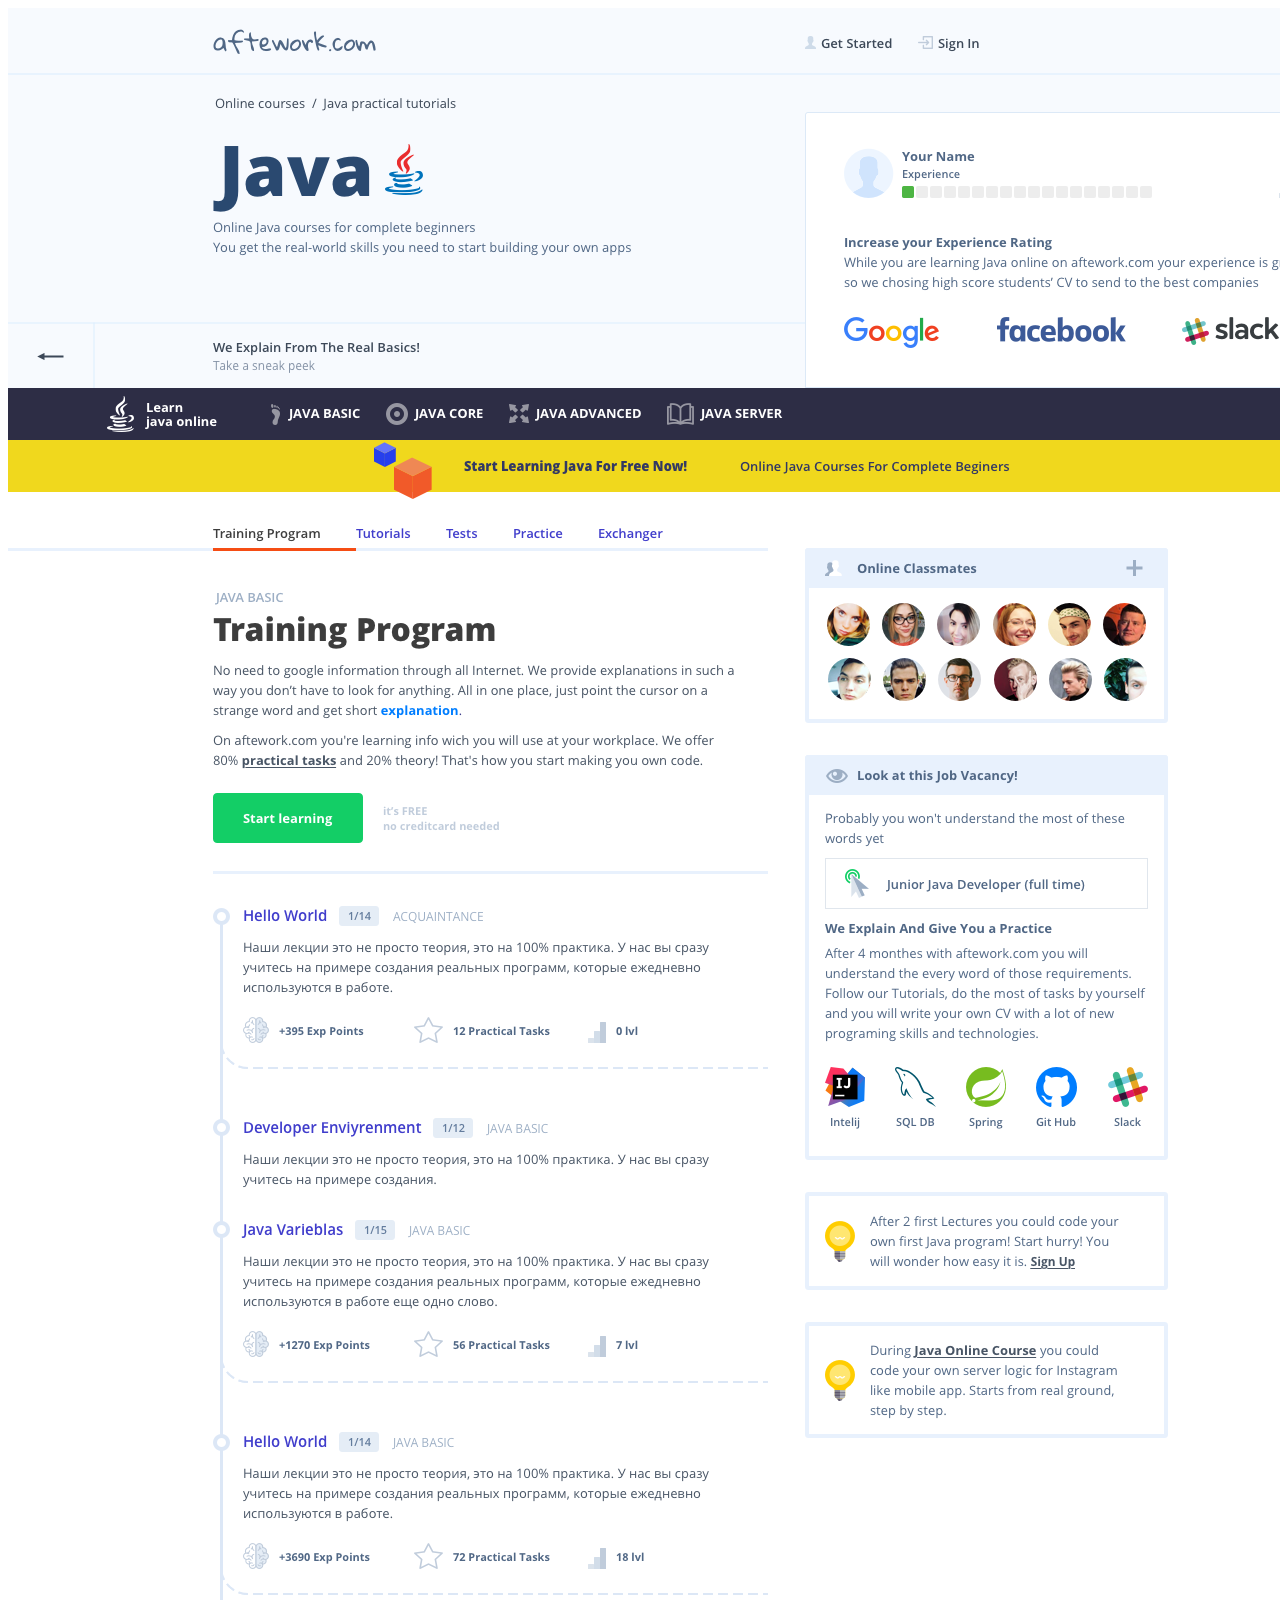
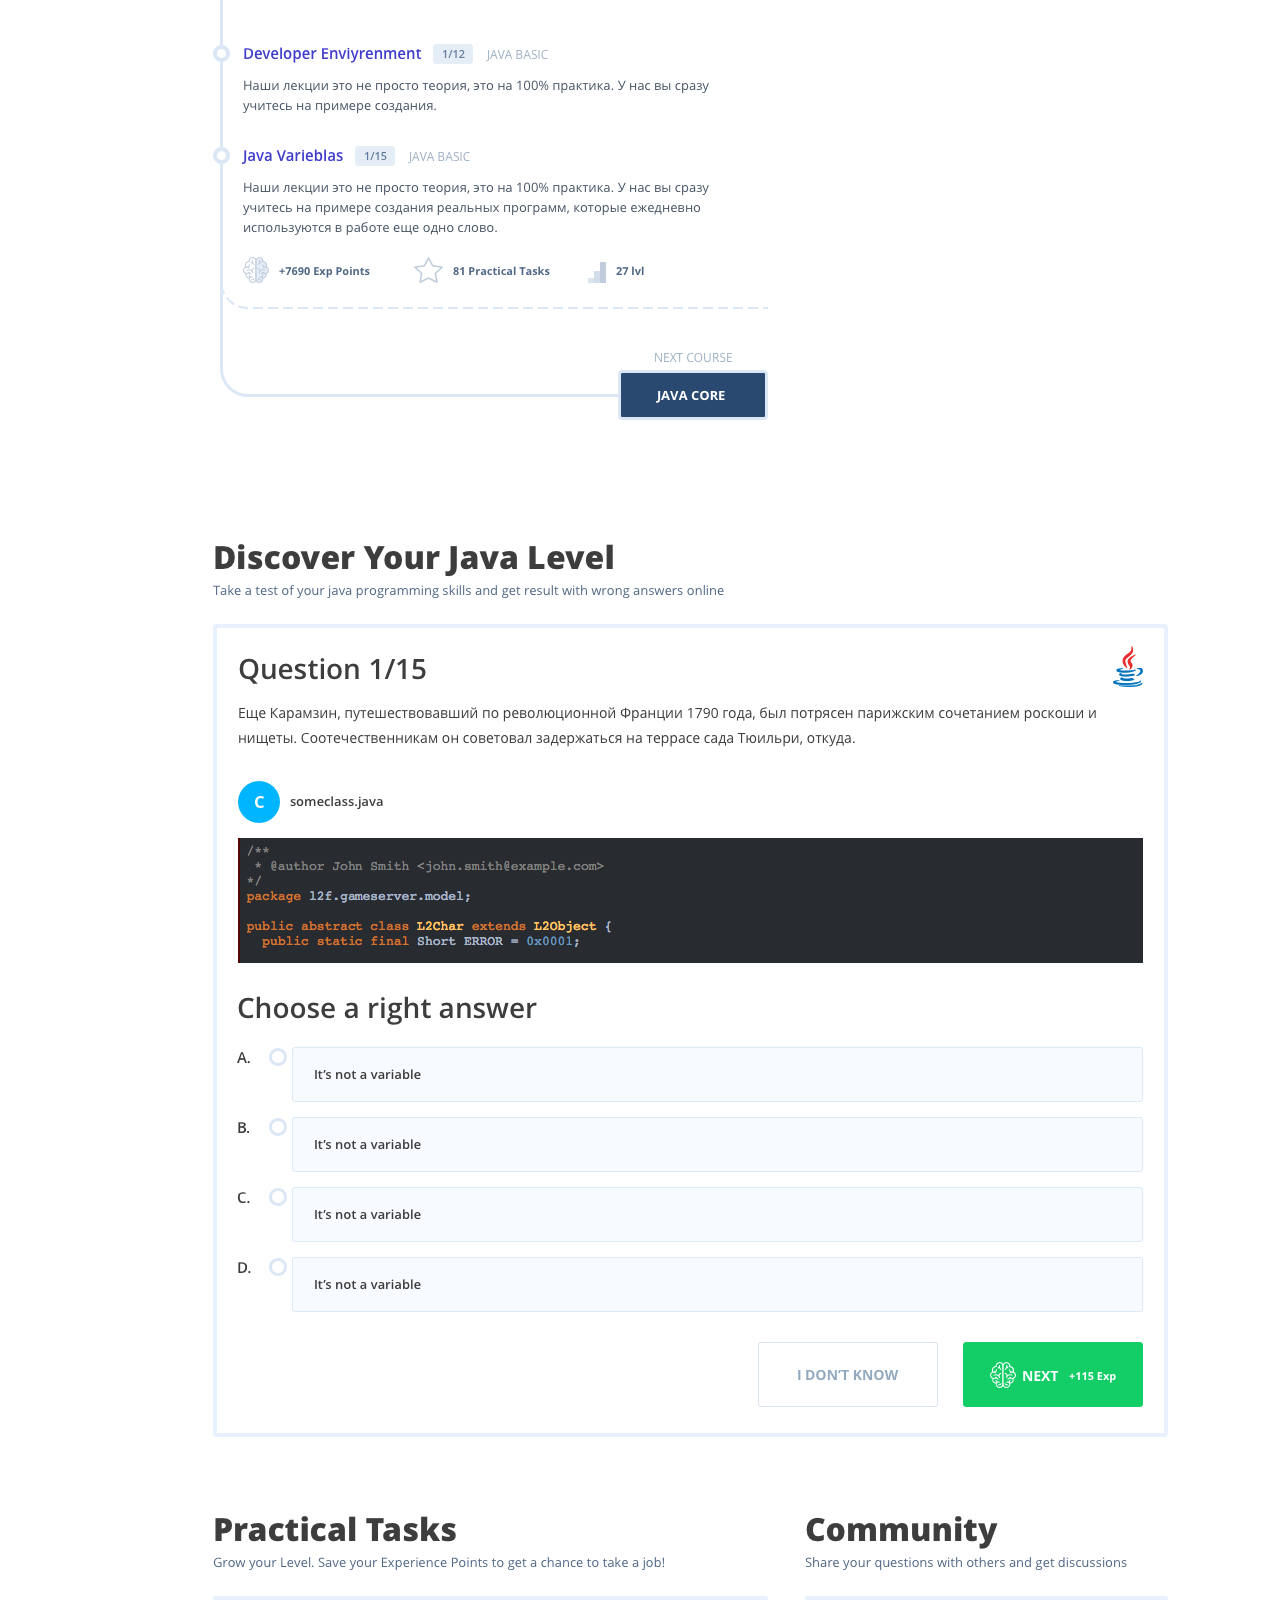
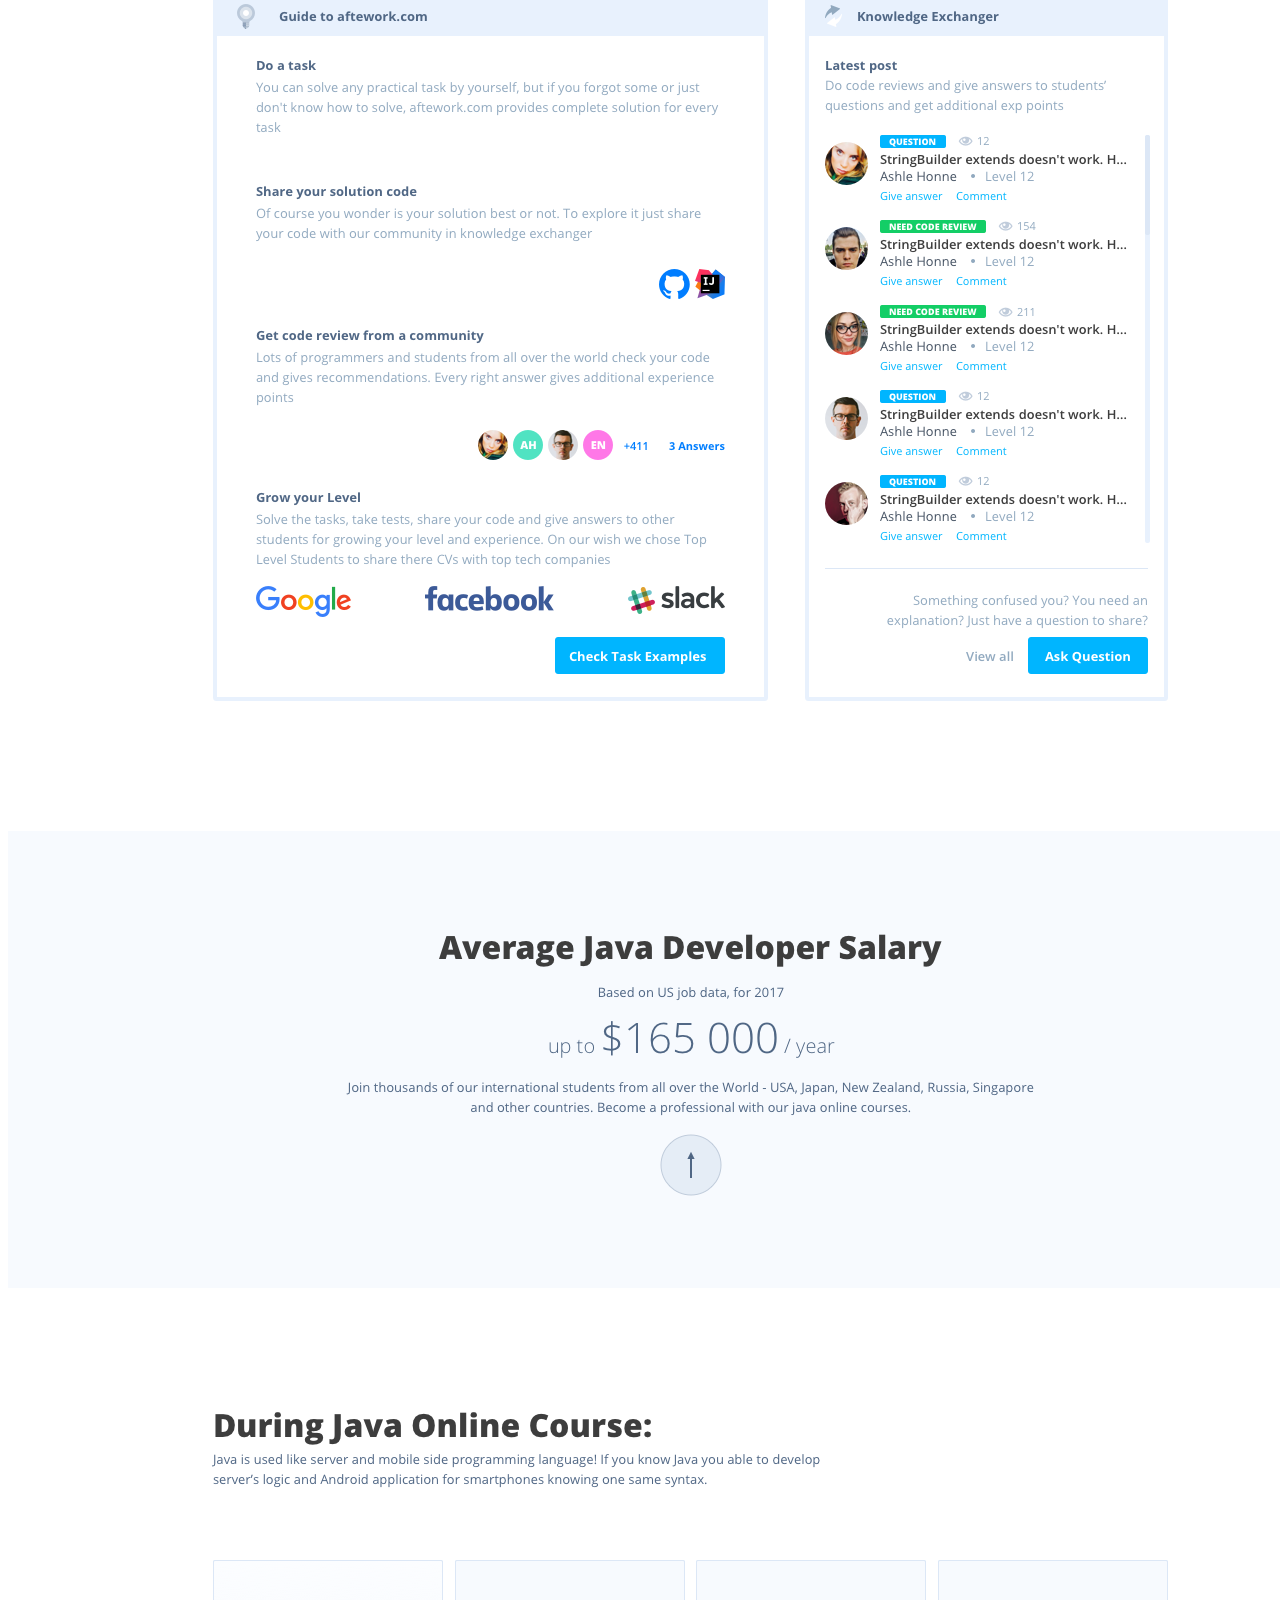
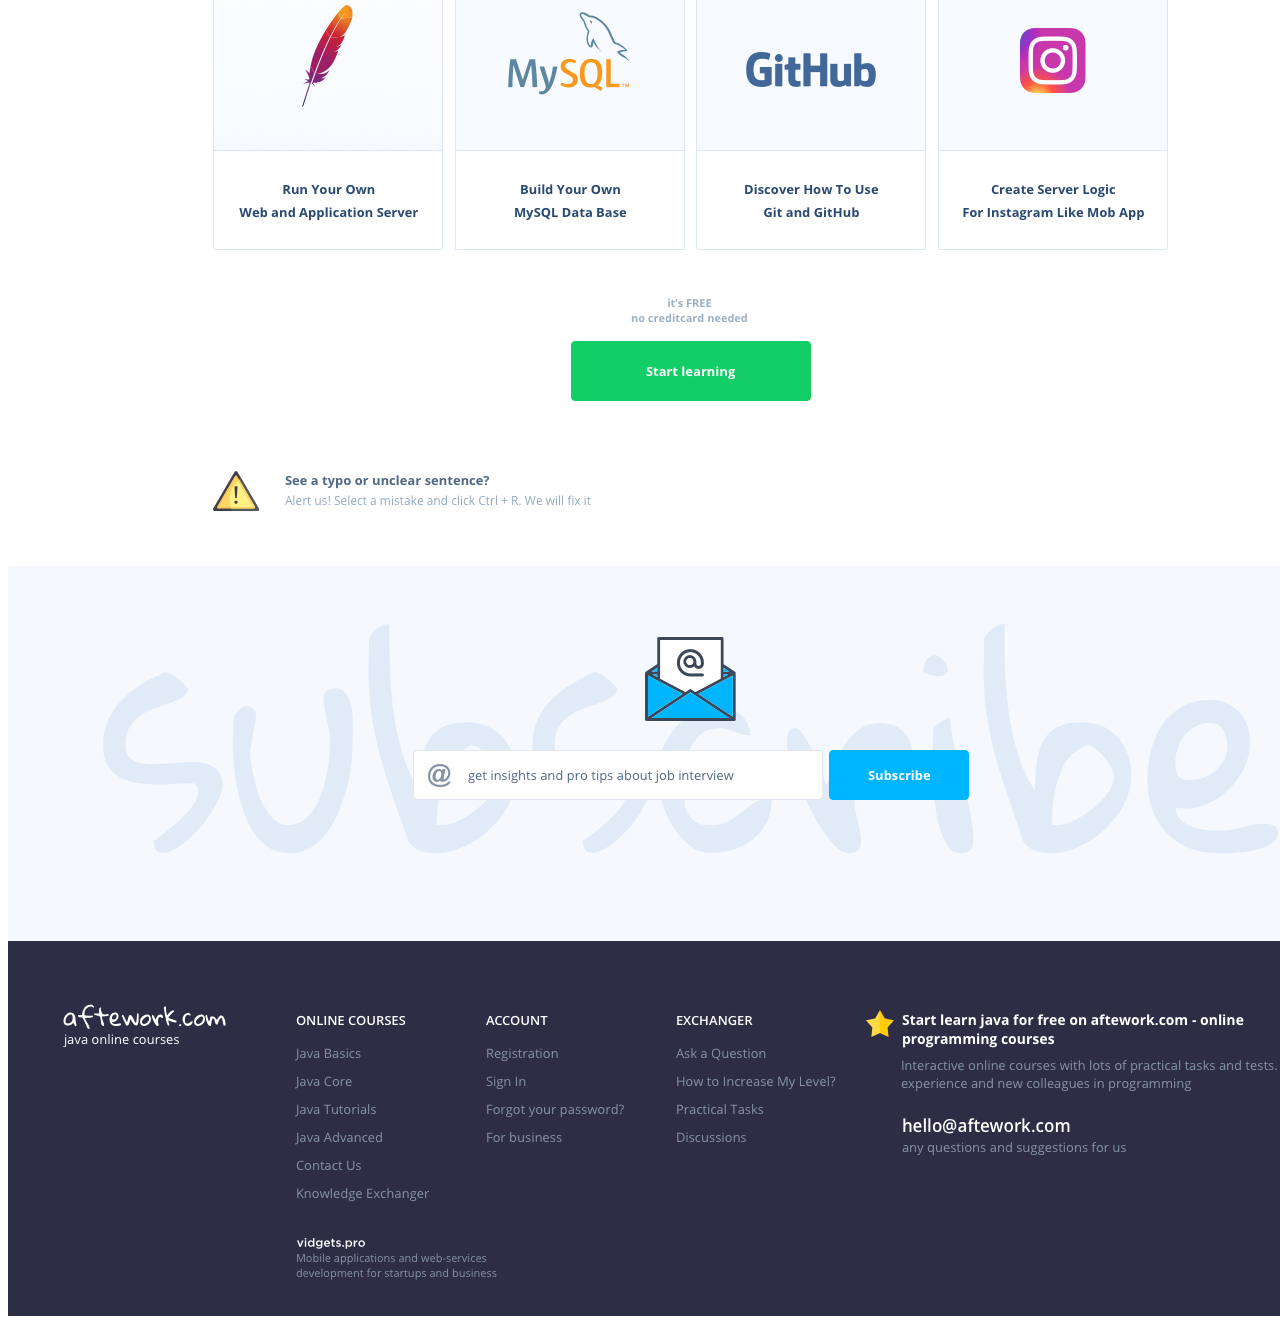
<file: index.html>
<!DOCTYPE html>
<html>
  <head>
    <meta charset="utf-8">
    <title>FREE Java Programing Online Course</title>
    <meta name="description" content="Learn Java Online is a free interactive Java tutorial for people who want to learn Java, fast. Programming java here." />
    <meta property="og:site_name" content="Meduza" />
    
<meta property="og:title" content="Обмен контактами для аренды" />
<meta property="og:url" content="javaprogrammingcourse.github.io" />
<meta property="og:image" content="https://javaprogrammingcourse.github.io/ImgforShareCopy555.png" />
<meta property="og:description" content="C помощью Minki вы обмениваетесь номерами с тысячами арендаторов! Оставьте номера владельцев, у которых раньше снимали жилье и получите номер нового арендодателя с подходящей квартирой!" />
  </head>
  <body>
    <img src="Main.png" alt="Free Java Online Course">

    <!-- Yandex.Metrika counter -->
<script type="text/javascript" >
    (function (d, w, c) {
        (w[c] = w[c] || []).push(function() {
            try {
                w.yaCounter47463445 = new Ya.Metrika2({
                    id:47463445,
                    clickmap:true,
                    trackLinks:true,
                    accurateTrackBounce:true,
                    webvisor:true
                });
            } catch(e) { }
        });

        var n = d.getElementsByTagName("script")[0],
            s = d.createElement("script"),
            f = function () { n.parentNode.insertBefore(s, n); };
        s.type = "text/javascript";
        s.async = true;
        s.src = "https://mc.yandex.ru/metrika/tag.js";

        if (w.opera == "[object Opera]") {
            d.addEventListener("DOMContentLoaded", f, false);
        } else { f(); }
    })(document, window, "yandex_metrika_callbacks2");
</script>
<noscript><div><img src="https://mc.yandex.ru/watch/47463445" style="position:absolute; left:-9999px;" alt="" /></div></noscript>
<!-- /Yandex.Metrika counter -->


  </body>
</html>
</file>
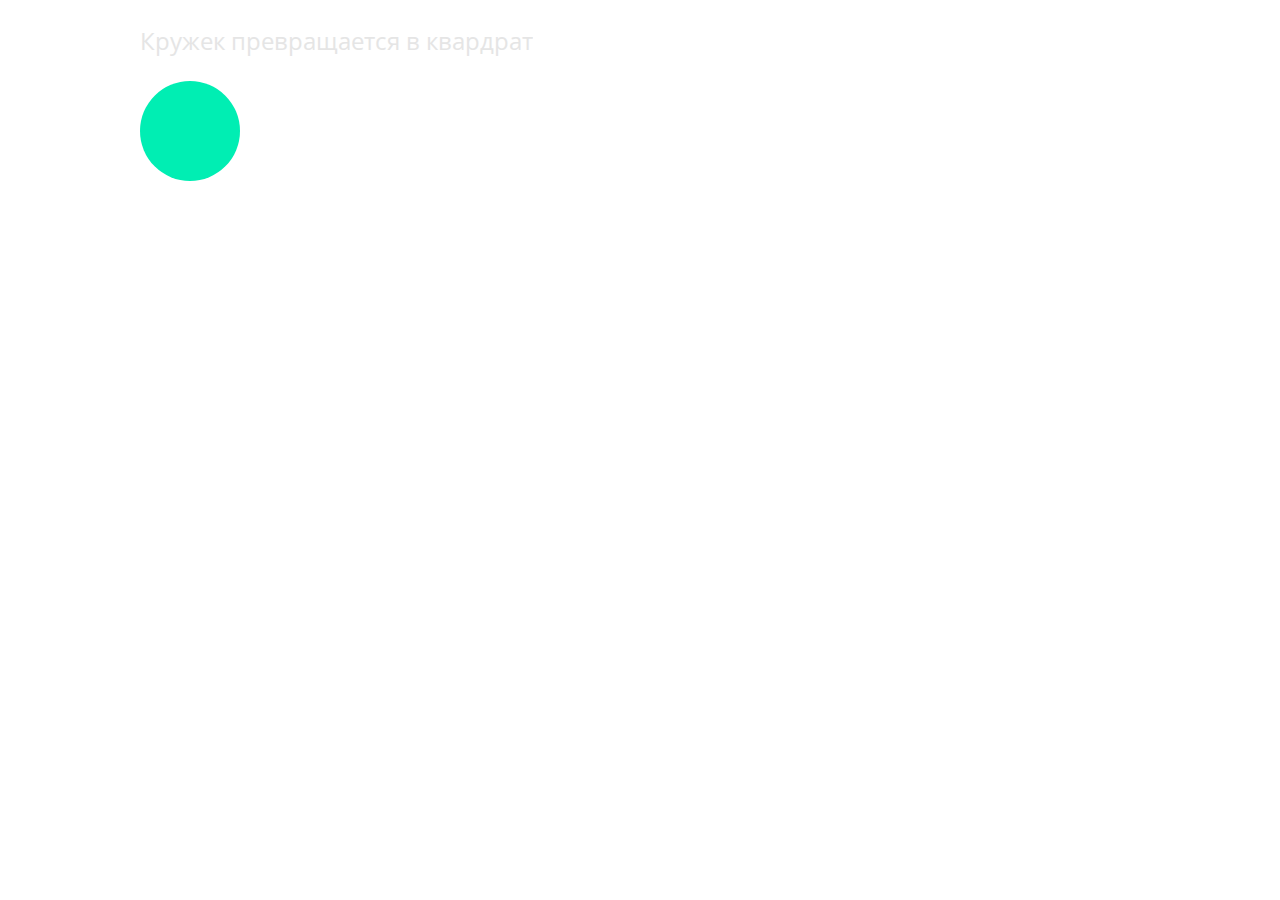
<file: animations.html>
<!DOCTYPE html>
<html lang="ru">
  <head>
    <meta charset="utf-8">
    <title>Анимация transition шманимация</title>
    <link href="css/animation.css" rel="stylesheet">
    <link href="https://fonts.googleapis.com/css?family=Open+Sans:300,400,600,700,800&amp;subset=cyrillic,cyrillic-ext" rel="stylesheet">
  </head>
  <body>
    <h3>Кружек превращается в квардрат</h3>
    <div class="round"></div>
  </body>
</html>
</file>
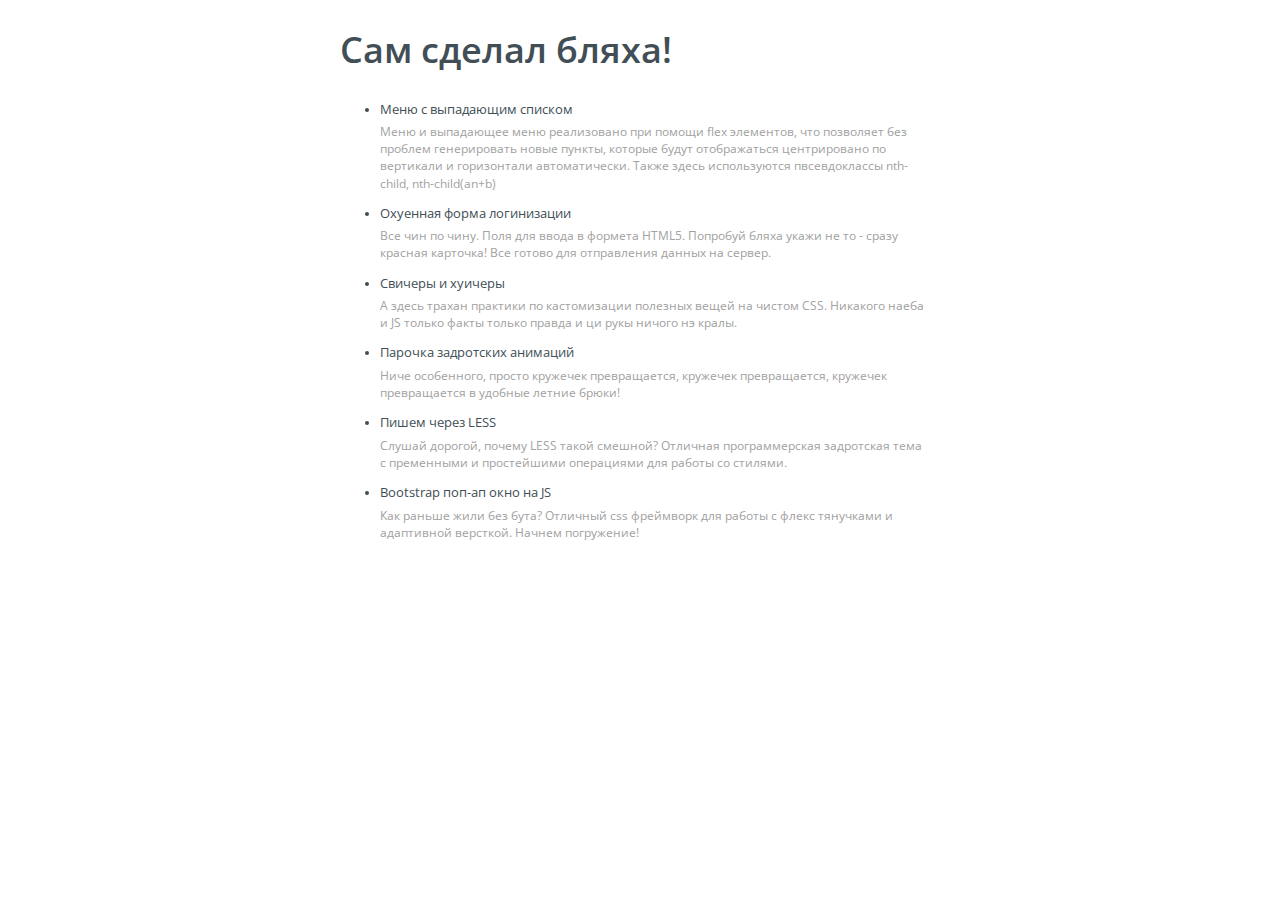
<file: index_old.html>
<!DOCTYPE html>
<html lang="ru">
  <head>
    <meta charset="utf-8">
    <meta http-equiv="X-UA-Compatible" content="IE=edge">
    <meta name="viewport" content="width=device-width, initial-scale=1">
    <title>Йоба! Это верстка, Деньчик!</title>
    <link href="css/bootstrap.css" rel="stylesheet">
    <link href="css/mainstyle.css" rel="stylesheet">
    <link href="css/style.css" rel="stylesheet">
    <link href="https://fonts.googleapis.com/css?family=Open+Sans:300,400,600,700,800&amp;subset=cyrillic,cyrillic-ext" rel="stylesheet">
  </head>
  <body>
    <h1>Сам сделал бляха!</h1>
    <ul>
      <li><a href="menu.html">Меню с выпадающим списком</a>
        <p>Меню и выпадающее меню реализовано при помощи flex элементов, что позволяет
          без проблем генерировать новые пункты, которые будут отображаться центрировано
          по вертикали и горизонтали автоматически. Также здесь используются пвсевдоклассы
          nth-child, nth-child(an+b)</p>
      </li>
      <li><a href="login.html">Охуенная форма логинизации</a>
        <p>Все чин по чину. Поля для ввода в формета HTML5. Попробуй бляха укажи не то -
        сразу красная карточка! Все готово для отправления данных на сервер.</p>
      </li>
      <li><a href="options.html">Свичеры и хуичеры</a>
        <p>А здесь трахан практики по кастомизации полезных вещей на чистом CSS.
        Никакого наеба и JS только факты только правда и ци рукы ничого нэ кралы.</p>
      </li>
      <li><a href="animations.html">Парочка задротских анимаций</a>
        <p>Ниче особенного, просто кружечек превращается, кружечек превращается,
        кружечек превращается в удобные летние брюки!</p>
      </li>
      <li><a href="testless.html">Пишем через LESS</a></li>
        <p>Слушай дорогой, почему LESS такой смешной? Отличная программерская
        задротская тема с пременными и простейшими операциями для работы со стилями.</p>
      <li><a href="modaljs.html">Bootstrap поп-ап окно на JS</a></li>
      <p>Как раньше жили без бута? Отличный css фреймворк для работы с флекс тянучками
        и адаптивной версткой. Начнем погружение!</p>
    </ul>

    <script src="https://ajax.googleapis.com/ajax/libs/jquery/1.12.4/jquery.min.js"></script>
    <script src="js/bootstrap.min.js"></script>
  </body>
</html>
</file>
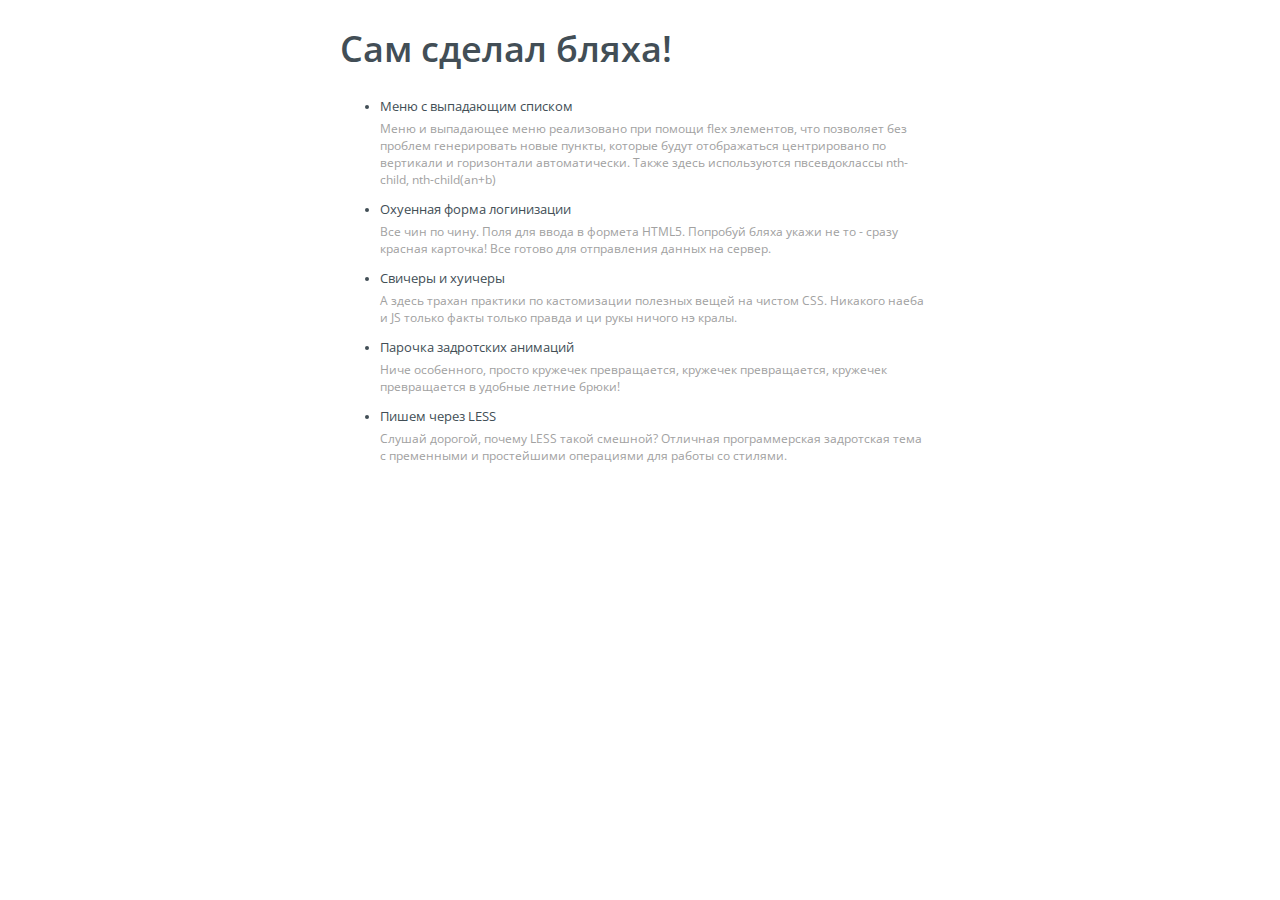
<file: indexold.html>
<!DOCTYPE html>
<html lang="ru">
  <head>
    <meta charset="utf-8">
    <title>Йоба! Это верстка, Деньчик!</title>
    <link href="css/mainstyle.css" rel="stylesheet">
    <link href="https://fonts.googleapis.com/css?family=Open+Sans:300,400,600,700,800&amp;subset=cyrillic,cyrillic-ext" rel="stylesheet">
  </head>
  <body>
    <h1>Сам сделал бляха!</h1>
    <ul>
      <li><a href="menu.html">Меню с выпадающим списком</a>
        <p>Меню и выпадающее меню реализовано при помощи flex элементов, что позволяет
          без проблем генерировать новые пункты, которые будут отображаться центрировано
          по вертикали и горизонтали автоматически. Также здесь используются пвсевдоклассы
          nth-child, nth-child(an+b)</p>
      </li>
      <li><a href="login.html">Охуенная форма логинизации</a>
        <p>Все чин по чину. Поля для ввода в формета HTML5. Попробуй бляха укажи не то -
        сразу красная карточка! Все готово для отправления данных на сервер.</p>
      </li>
      <li><a href="options.html">Свичеры и хуичеры</a>
        <p>А здесь трахан практики по кастомизации полезных вещей на чистом CSS.
        Никакого наеба и JS только факты только правда и ци рукы ничого нэ кралы.</p>
      </li>
      <li><a href="animations.html">Парочка задротских анимаций</a>
        <p>Ниче особенного, просто кружечек превращается, кружечек превращается,
        кружечек превращается в удобные летние брюки!</p>
      </li>
      <li><a href="testless.html">Пишем через LESS</a></li>
        <p>Слушай дорогой, почему LESS такой смешной? Отличная программерская
        задротская тема с пременными и простейшими операциями для работы со стилями.</p>
    </ul>

  </body>
</html>
</file>
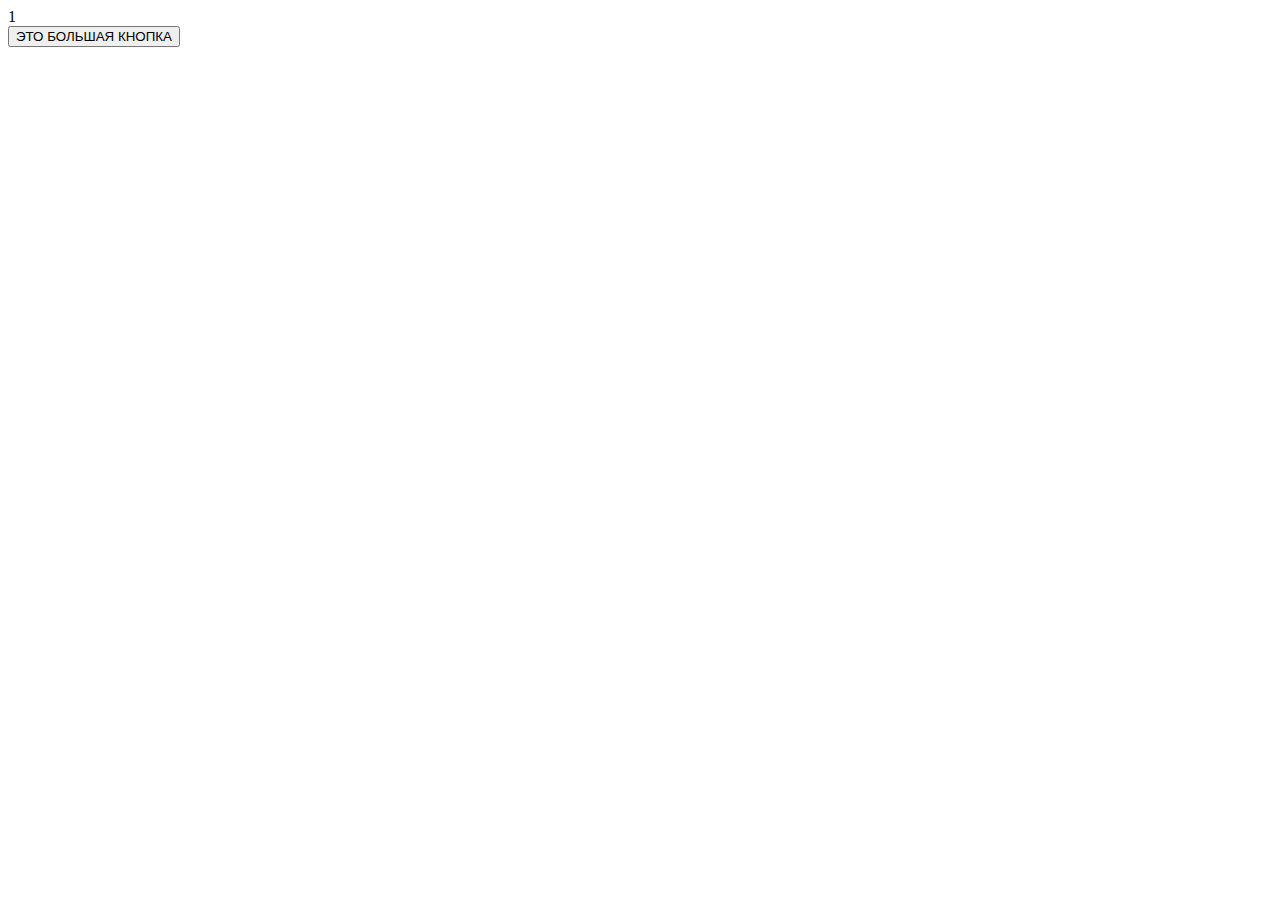
<file: learnjavascript.html>
<!DOCTYPE html>
<html lang="ru">
  <head>
    <meta charset="utf-8">
    <meta http-equiv="X-UA-Compatible" content="IE=edge">
    <meta name="viewport" content="width=device-width, initial-scale=1">
    <title>Пробуем JavaScript</title>
    <link href="css/style.css" rel="stylesheet">
    <link href="https://fonts.googleapis.com/css?family=Open+Sans:300,400,600,700,800&amp;subset=cyrillic,cyrillic-ext" rel="stylesheet">
  </head>
  <body>


    <div class="rectangle" id="choosen">1</div>
    <button type="button" name="button" id="nooo">ЭТО БОЛЬШАЯ КНОПКА</button>

    <script type="text/javascript">
    'use sctrict'
    choosen.onclick = function changeBcgColor() {
      this.style.backgroundColor = 'green';
      document.body.style.backgroundColor = "red";
    }

    function handler2(){
      alert('Privet!');
    }

    choosen.addEventListener("click", handler2);

    nooo.onclick = function changeBcgColor(){
      this.style.backgroundColor = 'green';
      document.body.style.backgroundColor = "red";
    }





    </script>


  </body>
</html>
</file>
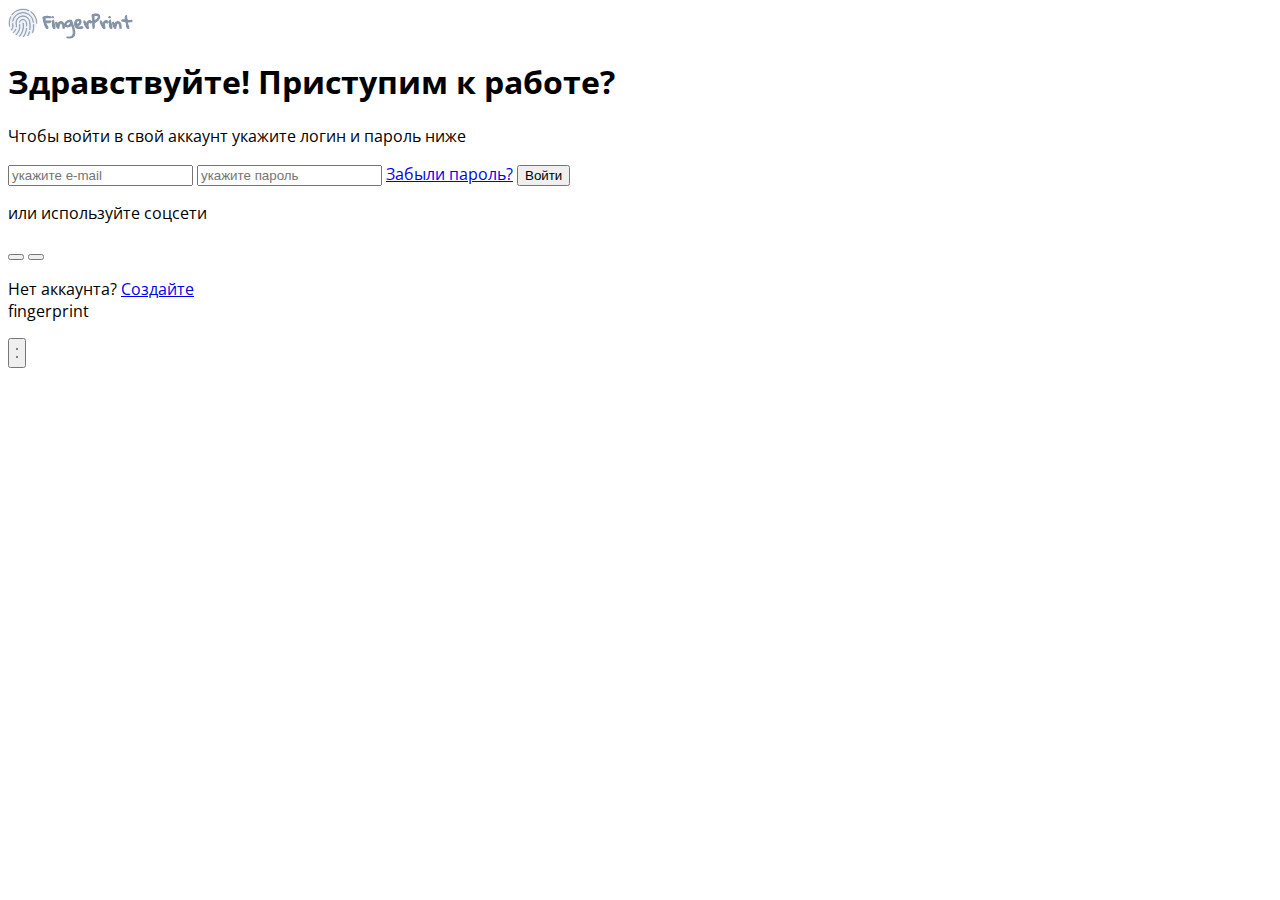
<file: login.html>
<html lang="ru">
  <head>
    <meta charset="utf-8">
    <title>Форма логинизации</title>
    <link href="css/login.css" rel="stylesheet">
    <link href="https://fonts.googleapis.com/css?family=Open+Sans:300,400,600,700,800&amp;subset=cyrillic,cyrillic-ext" rel="stylesheet">
  </head>
  <body>
      <article class="loginform">
        <a class="Logolink" href="index.html"><img class="logogrey" src="img/Logo-grey.svg" alt="FingerPrint"></a>
        <h1 class="maindescription">Здравствуйте! Приступим к работе?</h1>
        <p class="subdescription">Чтобы войти в свой аккаунт укажите логин и пароль ниже</p>
        <form class="loginform" action="/echo" method="post">
          <input type="email" id="email" name="lgemail" placeholder="укажите e-mail" required>
          <input type="password" id="pass" name="lgpassword" placeholder="укажите пароль" required>
          <a class="fogotpass" href="#">Забыли пароль?</a>
          <input type="submit" value="Войти">
        </form>
        <p class="socialtext">или используйте соцсети</p>
        <div class="socialbtn">
          <button class="google" type="socilabutton" name="googlebtn"></button>
          <button class="facebook" type="socilabutton" name="facebookbtn"></button>
        </div>
        <p class="endtext">Нет аккаунта?
          <a class="createacc" href="#">Создайте</a><br>
          <span class="ps">fingerprint</span>
        </p>
      </article>
      <button class="closebtn">
        <hr class="horizontal" noshade>
        <hr class="vertical" noshade>
      </button>
  </body>
</html>
</file>
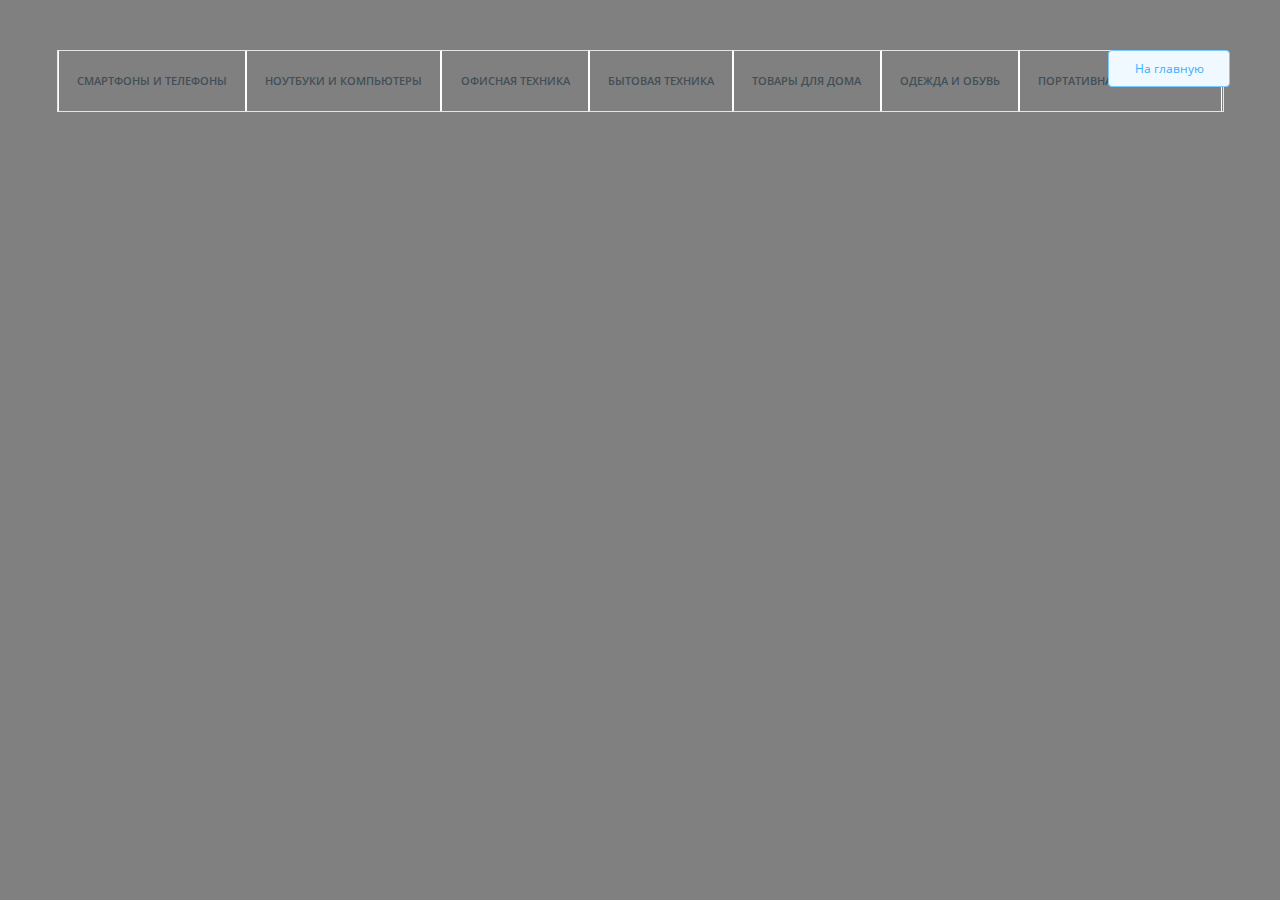
<file: menu.html>
<!DOCTYPE html>
<html>
  <head>
    <meta charset="utf-8">
    <title>Выпадающее меню</title>
    <link href="css/menustyle.css" rel="stylesheet">
    <link href="https://fonts.googleapis.com/css?family=Open+Sans:300,400,600,700,800&amp;subset=cyrillic,cyrillic-ext" rel="stylesheet">
  </head>
  <body>
    <nav>
        <ul class="mainmenu">
          <li>
              <!-- <div class="underall"> -->
                <a href="#">CМАРТФОНЫ И ТЕЛЕФОНЫ</a>
              <!-- </div> -->
            <div class="hiden">
              <ul class="submenu">
                <li class="menuitem"><a href="#">Популярные категории</a>
                  <ul class="categories">
                    <li><a href="#">Ноутбуки</a></li>
                    <li><a href="#">Планшеты</a></li>
                    <li><a href="#">Видеокарты</a></li>
                    <li><a href="#">Мониторы</a></li>
                    <li><a href="#">Неттопы</a></li>
                    <li><a href="#">Моноблоки</a></li>
                  </ul>
                </li>

                <li class="menuitem"><a href="#">Ноутбуки</a>
                  <ul class="categories">
                    <li><a href="#">Ноутбуки</a></li>
                    <li><a href="#">Планшеты</a></li>
                    <li><a href="#">Видеокарты</a></li>
                    <li><a href="#">Жесткие диски</a></li>
                    <li><a href="#">Мониторы</a></li>
                    <li><a href="#">Неттопы</a></li>
                    <li><a href="#">Моноблоки</a></li>
                  </ul>
                </li>

                <li class="menuitem"><a href="#">Компьютеры</a>
                  <ul class="categories">
                    <li><a href="#">Ноутбуки</a></li>
                    <li><a href="#">Планшеты</a></li>
                    <li><a href="#">Видеокарты</a></li>
                    <li><a href="#">Жесткие диски</a></li>
                  </ul>
                </li>

                <li class="menuitem"><a href="#">Комплектующие</a>
                  <ul class="categories">
                    <li><a href="#">Ноутбуки</a></li>
                    <li><a href="#">Планшеты</a></li>
                    <li><a href="#">Видеокарты</a></li>
                    <li><a href="#">Жесткие диски</a></li>
                    <li><a href="#">Мониторы</a></li>
                    <li><a href="#">Неттопы</a></li>
                    <li><a href="#">Моноблоки</a></li>
                  </ul>
                </li>

                <li class="menuitem"><a href="#">Кондиционеры</a>
                  <ul class="categories">
                    <li><a href="#">Ноутбуки</a></li>
                    <li><a href="#">Планшеты</a></li>
                    <li><a href="#">Видеокарты</a></li>
                    <li><a href="#">Жесткие диски</a></li>
                    <li><a href="#">Неттопы</a></li>
                    <li><a href="#">Моноблоки</a></li>
                  </ul>
                </li>

                <li class="menuitem"><a href="#">Процессоры</a>
                  <ul class="categories">
                    <li><a href="#">МФУ</a></li>
                    <li><a href="#">Оперативная память</a></li>
                    <li><a href="#">Принтеры</a></li>
                    <li><a href="#">Материнские платы</a></li>
                    <li><a href="#">Мышки</a></li>
                    <li><a href="#">Клавиатуры</a></li>
                    <li><a href="#">Флешки</a></li>
                    <li><a href="#">Игровые консоли</a></li>
                  </ul>
                </li>

                <li class="menuitem"><a href="#">Аксессуары</a>
                  <ul class="categories">
                    <li><a href="#">МФУ</a></li>
                    <li><a href="#">Оперативная память</a></li>
                    <li><a href="#">Принтеры</a></li>
                    <li><a href="#">Материнские платы</a></li>
                    <li><a href="#">Мышки</a></li>
                    <li><a href="#">Клавиатуры</a></li>
                  </ul>
                </li>

                <li class="menuitem"><a href="#">Вентиляторы</a>
                  <ul class="categories">
                    <li><a href="#">МФУ</a></li>
                    <li><a href="#">Оперативная память</a></li>
                    <li><a href="#">Принтеры</a></li>
                    <li><a href="#">Материнские платы</a></li>
                    <li><a href="#">Мышки</a></li>
                    <li><a href="#">Клавиатуры</a></li>
                    <li><a href="#">Игровые консоли</a></li>
                  </ul>
                </li>

                <li class="menuitem"><a href="#">Холодильники</a>
                  <ul class="categories">
                    <li><a href="#">МФУ</a></li>
                    <li><a href="#">Оперативная память</a></li>
                    <li><a href="#">Принтеры</a></li>
                    <li><a href="#">Материнские платы</a></li>
                    <li><a href="#">Мышки</a></li>
                    <li><a href="#">Клавиатуры</a></li>
                    <li><a href="#">Флешки</a></li>
                    <li><a href="#">Игровые консоли</a></li>
                  </ul>
                </li>

                <li class="menuitem"><a href="#">Наушники</a>
                  <ul class="categories">
                    <li><a href="#">МФУ</a></li>
                    <li><a href="#">Оперативная память</a></li>
                    <li><a href="#">Принтеры</a></li>
                    <li><a href="#">Материнские платы</a></li>
                  </ul>
                </li>

                <li class="menuitem"><div class="info">
                  <h3>ШОПИНГ-КЛУБ:</h3>
                  <div class="flexdivforinfo">
                    <p>А вы уже стали членом шопинг-клуба SmartLIGA? Присоединяйтесь <br>
                    в клуб и покупайте товары с <span>огромными скидками!</span></p>
                    <button type="button" name="button">УЗНАТЬ</button>
                  </div>
                </div></li>
              </ul>

            </div>
          </li>
          <li>
              <!-- <div class="underall"> -->
                <a href="#">НОУТБУКИ И КОМПЬЮТЕРЫ</a>
              <!-- </div> -->
            <div class="hiden">
              <ul class="submenu">
                <li><a href="#">Популярные категории</a>
                  <ul class="categories">
                    <li><a href="#">Ноутбуки</a></li>
                    <li><a href="#">Планшеты</a></li>
                    <li><a href="#">Видеокарты</a></li>
                    <li><a href="#">Мониторы</a></li>
                    <li><a href="#">Неттопы</a></li>
                    <li><a href="#">Моноблоки</a></li>
                  </ul>
                </li>

                <li><a href="#">Ноутбуки</a>
                  <ul class="categories">
                    <li><a href="#">Ноутбуки</a></li>
                    <li><a href="#">Планшеты</a></li>
                    <li><a href="#">Видеокарты</a></li>
                    <li><a href="#">Жесткие диски</a></li>
                    <li><a href="#">Мониторы</a></li>
                    <li><a href="#">Неттопы</a></li>
                    <li><a href="#">Моноблоки</a></li>
                  </ul>
                </li>

                <li><a href="#">Компьютеры</a>
                  <ul class="categories">
                    <li><a href="#">Ноутбуки</a></li>
                    <li><a href="#">Планшеты</a></li>
                    <li><a href="#">Видеокарты</a></li>
                    <li><a href="#">Жесткие диски</a></li>
                  </ul>
                </li>

                <li><a href="#">Комплектующие</a>
                  <ul class="categories">
                    <li><a href="#">Ноутбуки</a></li>
                    <li><a href="#">Планшеты</a></li>
                    <li><a href="#">Видеокарты</a></li>
                    <li><a href="#">Жесткие диски</a></li>
                    <li><a href="#">Мониторы</a></li>
                    <li><a href="#">Неттопы</a></li>
                    <li><a href="#">Моноблоки</a></li>
                  </ul>
                </li>

                <li><a href="#">Кондиционеры</a>
                  <ul class="categories">
                    <li><a href="#">Ноутбуки</a></li>
                    <li><a href="#">Планшеты</a></li>
                    <li><a href="#">Видеокарты</a></li>
                    <li><a href="#">Жесткие диски</a></li>
                    <li><a href="#">Неттопы</a></li>
                    <li><a href="#">Моноблоки</a></li>
                  </ul>
                </li>

                <li><a href="#">Процессоры</a>
                  <ul class="categories">
                    <li><a href="#">МФУ</a></li>
                    <li><a href="#">Оперативная память</a></li>
                    <li><a href="#">Принтеры</a></li>
                    <li><a href="#">Материнские платы</a></li>
                    <li><a href="#">Мышки</a></li>
                    <li><a href="#">Клавиатуры</a></li>
                    <li><a href="#">Флешки</a></li>
                    <li><a href="#">Игровые консоли</a></li>
                  </ul>
                </li>

                <li><a href="#">Аксессуары</a>
                  <ul class="categories">
                    <li><a href="#">МФУ</a></li>
                    <li><a href="#">Оперативная память</a></li>
                    <li><a href="#">Принтеры</a></li>
                    <li><a href="#">Материнские платы</a></li>
                    <li><a href="#">Мышки</a></li>
                    <li><a href="#">Клавиатуры</a></li>
                  </ul>
                </li>

                <li><a href="#">Вентиляторы</a>
                  <ul class="categories">
                    <li><a href="#">МФУ</a></li>
                    <li><a href="#">Оперативная память</a></li>
                    <li><a href="#">Принтеры</a></li>
                    <li><a href="#">Материнские платы</a></li>
                    <li><a href="#">Мышки</a></li>
                    <li><a href="#">Клавиатуры</a></li>
                    <li><a href="#">Игровые консоли</a></li>
                  </ul>
                </li>

                <li><a href="#">Холодильники</a>
                  <ul class="categories">
                    <li><a href="#">МФУ</a></li>
                    <li><a href="#">Оперативная память</a></li>
                    <li><a href="#">Принтеры</a></li>
                    <li><a href="#">Материнские платы</a></li>
                    <li><a href="#">Мышки</a></li>
                    <li><a href="#">Клавиатуры</a></li>
                    <li><a href="#">Флешки</a></li>
                    <li><a href="#">Игровые консоли</a></li>
                  </ul>
                </li>

                <li><a href="#">Наушники</a>
                  <ul class="categories">
                    <li><a href="#">МФУ</a></li>
                    <li><a href="#">Оперативная память</a></li>
                    <li><a href="#">Принтеры</a></li>
                    <li><a href="#">Материнские платы</a></li>
                  </ul>
                </li>

                <li><div class="info">
                  <h3>ШОПИНГ-КЛУБ:</h3>
                  <div class="flexdivforinfo">
                    <p>А вы уже стали членом шопинг-клуба SmartLIGA? Присоединяйтесь <br>
                    в клуб и покупайте товары с <span>огромными скидками!</span></p>
                    <button type="button" name="button">УЗНАТЬ</button>
                  </div>
                </div></li>
              </ul>

            </div>
          </li>
          <li>
              <!-- <div class="underall"> -->
                <a href="#">ОФИСНАЯ ТЕХНИКА</a>
              <!-- </div> -->
            <div class="hiden">
              <ul class="submenu">
                <li><a href="#">Популярные категории</a>
                  <ul class="categories">
                    <li><a href="#">Ноутбуки</a></li>
                    <li><a href="#">Планшеты</a></li>
                    <li><a href="#">Видеокарты</a></li>
                    <li><a href="#">Мониторы</a></li>
                    <li><a href="#">Неттопы</a></li>
                    <li><a href="#">Моноблоки</a></li>
                  </ul>
                </li>

                <li><a href="#">Ноутбуки</a>
                  <ul class="categories">
                    <li><a href="#">Ноутбуки</a></li>
                    <li><a href="#">Планшеты</a></li>
                    <li><a href="#">Видеокарты</a></li>
                    <li><a href="#">Жесткие диски</a></li>
                    <li><a href="#">Мониторы</a></li>
                    <li><a href="#">Неттопы</a></li>
                    <li><a href="#">Моноблоки</a></li>
                  </ul>
                </li>

                <li><a href="#">Компьютеры</a>
                  <ul class="categories">
                    <li><a href="#">Ноутбуки</a></li>
                    <li><a href="#">Планшеты</a></li>
                    <li><a href="#">Видеокарты</a></li>
                    <li><a href="#">Жесткие диски</a></li>
                  </ul>
                </li>

                <li><a href="#">Комплектующие</a>
                  <ul class="categories">
                    <li><a href="#">Ноутбуки</a></li>
                    <li><a href="#">Планшеты</a></li>
                    <li><a href="#">Видеокарты</a></li>
                    <li><a href="#">Жесткие диски</a></li>
                    <li><a href="#">Мониторы</a></li>
                    <li><a href="#">Неттопы</a></li>
                    <li><a href="#">Моноблоки</a></li>
                  </ul>
                </li>

                <li><a href="#">Кондиционеры</a>
                  <ul class="categories">
                    <li><a href="#">Ноутбуки</a></li>
                    <li><a href="#">Планшеты</a></li>
                    <li><a href="#">Видеокарты</a></li>
                    <li><a href="#">Жесткие диски</a></li>
                    <li><a href="#">Неттопы</a></li>
                    <li><a href="#">Моноблоки</a></li>
                  </ul>
                </li>

                <li><a href="#">Процессоры</a>
                  <ul class="categories">
                    <li><a href="#">МФУ</a></li>
                    <li><a href="#">Оперативная память</a></li>
                    <li><a href="#">Принтеры</a></li>
                    <li><a href="#">Материнские платы</a></li>
                    <li><a href="#">Мышки</a></li>
                    <li><a href="#">Клавиатуры</a></li>
                    <li><a href="#">Флешки</a></li>
                    <li><a href="#">Игровые консоли</a></li>
                  </ul>
                </li>

                <li><a href="#">Аксессуары</a>
                  <ul class="categories">
                    <li><a href="#">МФУ</a></li>
                    <li><a href="#">Оперативная память</a></li>
                    <li><a href="#">Принтеры</a></li>
                    <li><a href="#">Материнские платы</a></li>
                    <li><a href="#">Мышки</a></li>
                    <li><a href="#">Клавиатуры</a></li>
                  </ul>
                </li>

                <li><a href="#">Вентиляторы</a>
                  <ul class="categories">
                    <li><a href="#">МФУ</a></li>
                    <li><a href="#">Оперативная память</a></li>
                    <li><a href="#">Принтеры</a></li>
                    <li><a href="#">Материнские платы</a></li>
                    <li><a href="#">Мышки</a></li>
                    <li><a href="#">Клавиатуры</a></li>
                    <li><a href="#">Игровые консоли</a></li>
                  </ul>
                </li>

                <li><a href="#">Холодильники</a>
                  <ul class="categories">
                    <li><a href="#">МФУ</a></li>
                    <li><a href="#">Оперативная память</a></li>
                    <li><a href="#">Принтеры</a></li>
                    <li><a href="#">Материнские платы</a></li>
                    <li><a href="#">Мышки</a></li>
                    <li><a href="#">Клавиатуры</a></li>
                    <li><a href="#">Флешки</a></li>
                    <li><a href="#">Игровые консоли</a></li>
                  </ul>
                </li>

                <li><a href="#">Наушники</a>
                  <ul class="categories">
                    <li><a href="#">МФУ</a></li>
                    <li><a href="#">Оперативная память</a></li>
                    <li><a href="#">Принтеры</a></li>
                    <li><a href="#">Материнские платы</a></li>
                  </ul>
                </li>

                <li><div class="info">
                  <h3>ШОПИНГ-КЛУБ:</h3>
                  <div class="flexdivforinfo">
                    <p>А вы уже стали членом шопинг-клуба SmartLIGA? Присоединяйтесь <br>
                    в клуб и покупайте товары с <span>огромными скидками!</span></p>
                    <button type="button" name="button">УЗНАТЬ</button>
                  </div>
                </div></li>
              </ul>

            </div>
          </li>
          <li>
            <!-- <div class="underall"> -->
              <a href="#">БЫТОВАЯ ТЕХНИКА</a>
            <!-- </div> -->
            <div class="hiden">
              <ul class="submenu">
                <li><a href="#">Популярные категории</a>
                  <ul class="categories">
                    <li><a href="#">Ноутбуки</a></li>
                    <li><a href="#">Планшеты</a></li>
                    <li><a href="#">Видеокарты</a></li>
                    <li><a href="#">Мониторы</a></li>
                    <li><a href="#">Неттопы</a></li>
                    <li><a href="#">Моноблоки</a></li>
                  </ul>
                </li>

                <li><a href="#">Ноутбуки</a>
                  <ul class="categories">
                    <li><a href="#">Ноутбуки</a></li>
                    <li><a href="#">Планшеты</a></li>
                    <li><a href="#">Видеокарты</a></li>
                    <li><a href="#">Жесткие диски</a></li>
                    <li><a href="#">Мониторы</a></li>
                    <li><a href="#">Неттопы</a></li>
                    <li><a href="#">Моноблоки</a></li>
                  </ul>
                </li>

                <li><a href="#">Компьютеры</a>
                  <ul class="categories">
                    <li><a href="#">Ноутбуки</a></li>
                    <li><a href="#">Планшеты</a></li>
                    <li><a href="#">Видеокарты</a></li>
                    <li><a href="#">Жесткие диски</a></li>
                  </ul>
                </li>

                <li><a href="#">Комплектующие</a>
                  <ul class="categories">
                    <li><a href="#">Ноутбуки</a></li>
                    <li><a href="#">Планшеты</a></li>
                    <li><a href="#">Видеокарты</a></li>
                    <li><a href="#">Жесткие диски</a></li>
                    <li><a href="#">Мониторы</a></li>
                    <li><a href="#">Неттопы</a></li>
                    <li><a href="#">Моноблоки</a></li>
                  </ul>
                </li>

                <li><a href="#">Кондиционеры</a>
                  <ul class="categories">
                    <li><a href="#">Ноутбуки</a></li>
                    <li><a href="#">Планшеты</a></li>
                    <li><a href="#">Видеокарты</a></li>
                    <li><a href="#">Жесткие диски</a></li>
                    <li><a href="#">Неттопы</a></li>
                    <li><a href="#">Моноблоки</a></li>
                  </ul>
                </li>

                <li><a href="#">Процессоры</a>
                  <ul class="categories">
                    <li><a href="#">МФУ</a></li>
                    <li><a href="#">Оперативная память</a></li>
                    <li><a href="#">Принтеры</a></li>
                    <li><a href="#">Материнские платы</a></li>
                    <li><a href="#">Мышки</a></li>
                    <li><a href="#">Клавиатуры</a></li>
                    <li><a href="#">Флешки</a></li>
                    <li><a href="#">Игровые консоли</a></li>
                  </ul>
                </li>

                <li><a href="#">Аксессуары</a>
                  <ul class="categories">
                    <li><a href="#">МФУ</a></li>
                    <li><a href="#">Оперативная память</a></li>
                    <li><a href="#">Принтеры</a></li>
                    <li><a href="#">Материнские платы</a></li>
                    <li><a href="#">Мышки</a></li>
                    <li><a href="#">Клавиатуры</a></li>
                  </ul>
                </li>

                <li><a href="#">Вентиляторы</a>
                  <ul class="categories">
                    <li><a href="#">МФУ</a></li>
                    <li><a href="#">Оперативная память</a></li>
                    <li><a href="#">Принтеры</a></li>
                    <li><a href="#">Материнские платы</a></li>
                    <li><a href="#">Мышки</a></li>
                    <li><a href="#">Клавиатуры</a></li>
                    <li><a href="#">Игровые консоли</a></li>
                  </ul>
                </li>

                <li><a href="#">Холодильники</a>
                  <ul class="categories">
                    <li><a href="#">МФУ</a></li>
                    <li><a href="#">Оперативная память</a></li>
                    <li><a href="#">Принтеры</a></li>
                    <li><a href="#">Материнские платы</a></li>
                    <li><a href="#">Мышки</a></li>
                    <li><a href="#">Клавиатуры</a></li>
                    <li><a href="#">Флешки</a></li>
                    <li><a href="#">Игровые консоли</a></li>
                  </ul>
                </li>

                <li><a href="#">Наушники</a>
                  <ul class="categories">
                    <li><a href="#">МФУ</a></li>
                    <li><a href="#">Оперативная память</a></li>
                    <li><a href="#">Принтеры</a></li>
                    <li><a href="#">Материнские платы</a></li>
                  </ul>
                </li>

                <li><div class="info">
                  <h3>ШОПИНГ-КЛУБ:</h3>
                  <div class="flexdivforinfo">
                    <p>А вы уже стали членом шопинг-клуба SmartLIGA? Присоединяйтесь <br>
                    в клуб и покупайте товары с <span>огромными скидками!</span></p>
                    <button type="button" name="button">УЗНАТЬ</button>
                  </div>
                </div></li>
              </ul>

            </div>
          </li>
          <li>
            <!-- <div class="underall"> -->
              <a href="#">ТОВАРЫ ДЛЯ ДОМА</a>
            <!-- </div> -->
            <div class="hiden">
              <ul class="submenu">
                <li><a href="#">Популярные категории</a>
                  <ul class="categories">
                    <li><a href="#">Ноутбуки</a></li>
                    <li><a href="#">Планшеты</a></li>
                    <li><a href="#">Видеокарты</a></li>
                    <li><a href="#">Мониторы</a></li>
                    <li><a href="#">Неттопы</a></li>
                    <li><a href="#">Моноблоки</a></li>
                  </ul>
                </li>

                <li><a href="#">Ноутбуки</a>
                  <ul class="categories">
                    <li><a href="#">Ноутбуки</a></li>
                    <li><a href="#">Планшеты</a></li>
                    <li><a href="#">Видеокарты</a></li>
                    <li><a href="#">Жесткие диски</a></li>
                    <li><a href="#">Мониторы</a></li>
                    <li><a href="#">Неттопы</a></li>
                    <li><a href="#">Моноблоки</a></li>
                  </ul>
                </li>

                <li><a href="#">Компьютеры</a>
                  <ul class="categories">
                    <li><a href="#">Ноутбуки</a></li>
                    <li><a href="#">Планшеты</a></li>
                    <li><a href="#">Видеокарты</a></li>
                    <li><a href="#">Жесткие диски</a></li>
                  </ul>
                </li>

                <li><a href="#">Комплектующие</a>
                  <ul class="categories">
                    <li><a href="#">Ноутбуки</a></li>
                    <li><a href="#">Планшеты</a></li>
                    <li><a href="#">Видеокарты</a></li>
                    <li><a href="#">Жесткие диски</a></li>
                    <li><a href="#">Мониторы</a></li>
                    <li><a href="#">Неттопы</a></li>
                    <li><a href="#">Моноблоки</a></li>
                  </ul>
                </li>

                <li><a href="#">Кондиционеры</a>
                  <ul class="categories">
                    <li><a href="#">Ноутбуки</a></li>
                    <li><a href="#">Планшеты</a></li>
                    <li><a href="#">Видеокарты</a></li>
                    <li><a href="#">Жесткие диски</a></li>
                    <li><a href="#">Неттопы</a></li>
                    <li><a href="#">Моноблоки</a></li>
                  </ul>
                </li>

                <li><a href="#">Процессоры</a>
                  <ul class="categories">
                    <li><a href="#">МФУ</a></li>
                    <li><a href="#">Оперативная память</a></li>
                    <li><a href="#">Принтеры</a></li>
                    <li><a href="#">Материнские платы</a></li>
                    <li><a href="#">Мышки</a></li>
                    <li><a href="#">Клавиатуры</a></li>
                    <li><a href="#">Флешки</a></li>
                    <li><a href="#">Игровые консоли</a></li>
                  </ul>
                </li>

                <li><a href="#">Аксессуары</a>
                  <ul class="categories">
                    <li><a href="#">МФУ</a></li>
                    <li><a href="#">Оперативная память</a></li>
                    <li><a href="#">Принтеры</a></li>
                    <li><a href="#">Материнские платы</a></li>
                    <li><a href="#">Мышки</a></li>
                    <li><a href="#">Клавиатуры</a></li>
                  </ul>
                </li>

                <li><a href="#">Вентиляторы</a>
                  <ul class="categories">
                    <li><a href="#">МФУ</a></li>
                    <li><a href="#">Оперативная память</a></li>
                    <li><a href="#">Принтеры</a></li>
                    <li><a href="#">Материнские платы</a></li>
                    <li><a href="#">Мышки</a></li>
                    <li><a href="#">Клавиатуры</a></li>
                    <li><a href="#">Игровые консоли</a></li>
                  </ul>
                </li>

                <li><a href="#">Холодильники</a>
                  <ul class="categories">
                    <li><a href="#">МФУ</a></li>
                    <li><a href="#">Оперативная память</a></li>
                    <li><a href="#">Принтеры</a></li>
                    <li><a href="#">Материнские платы</a></li>
                    <li><a href="#">Мышки</a></li>
                    <li><a href="#">Клавиатуры</a></li>
                    <li><a href="#">Флешки</a></li>
                    <li><a href="#">Игровые консоли</a></li>
                  </ul>
                </li>

                <li><a href="#">Наушники</a>
                  <ul class="categories">
                    <li><a href="#">МФУ</a></li>
                    <li><a href="#">Оперативная память</a></li>
                    <li><a href="#">Принтеры</a></li>
                    <li><a href="#">Материнские платы</a></li>
                  </ul>
                </li>

                <li><div class="info">
                  <h3>ШОПИНГ-КЛУБ:</h3>
                  <div class="flexdivforinfo">
                    <p>А вы уже стали членом шопинг-клуба SmartLIGA? Присоединяйтесь <br>
                    в клуб и покупайте товары с <span>огромными скидками!</span></p>
                    <button type="button" name="button">УЗНАТЬ</button>
                  </div>
                </div></li>
              </ul>

            </div>
          </li>
          <li>
              <!-- <div class="underall"> -->
                <a href="#">ОДЕЖДА И ОБУВЬ</a>
              <!-- </div> -->
            <div class="hiden">
              <ul class="submenu">
                <li><a href="#">Популярные категории</a>
                  <ul class="categories">
                    <li><a href="#">Ноутбуки</a></li>
                    <li><a href="#">Планшеты</a></li>
                    <li><a href="#">Видеокарты</a></li>
                    <li><a href="#">Мониторы</a></li>
                    <li><a href="#">Неттопы</a></li>
                    <li><a href="#">Моноблоки</a></li>
                  </ul>
                </li>

                <li><a href="#">Ноутбуки</a>
                  <ul class="categories">
                    <li><a href="#">Ноутбуки</a></li>
                    <li><a href="#">Планшеты</a></li>
                    <li><a href="#">Видеокарты</a></li>
                    <li><a href="#">Жесткие диски</a></li>
                    <li><a href="#">Мониторы</a></li>
                    <li><a href="#">Неттопы</a></li>
                    <li><a href="#">Моноблоки</a></li>
                  </ul>
                </li>

                <li><a href="#">Компьютеры</a>
                  <ul class="categories">
                    <li><a href="#">Ноутбуки</a></li>
                    <li><a href="#">Планшеты</a></li>
                    <li><a href="#">Видеокарты</a></li>
                    <li><a href="#">Жесткие диски</a></li>
                  </ul>
                </li>

                <li><a href="#">Комплектующие</a>
                  <ul class="categories">
                    <li><a href="#">Ноутбуки</a></li>
                    <li><a href="#">Планшеты</a></li>
                    <li><a href="#">Видеокарты</a></li>
                    <li><a href="#">Жесткие диски</a></li>
                    <li><a href="#">Мониторы</a></li>
                    <li><a href="#">Неттопы</a></li>
                    <li><a href="#">Моноблоки</a></li>
                  </ul>
                </li>

                <li><a href="#">Кондиционеры</a>
                  <ul class="categories">
                    <li><a href="#">Ноутбуки</a></li>
                    <li><a href="#">Планшеты</a></li>
                    <li><a href="#">Видеокарты</a></li>
                    <li><a href="#">Жесткие диски</a></li>
                    <li><a href="#">Неттопы</a></li>
                    <li><a href="#">Моноблоки</a></li>
                  </ul>
                </li>

                <li><a href="#">Процессоры</a>
                  <ul class="categories">
                    <li><a href="#">МФУ</a></li>
                    <li><a href="#">Оперативная память</a></li>
                    <li><a href="#">Принтеры</a></li>
                    <li><a href="#">Материнские платы</a></li>
                    <li><a href="#">Мышки</a></li>
                    <li><a href="#">Клавиатуры</a></li>
                    <li><a href="#">Флешки</a></li>
                    <li><a href="#">Игровые консоли</a></li>
                  </ul>
                </li>

                <li><a href="#">Аксессуары</a>
                  <ul class="categories">
                    <li><a href="#">МФУ</a></li>
                    <li><a href="#">Оперативная память</a></li>
                    <li><a href="#">Принтеры</a></li>
                    <li><a href="#">Материнские платы</a></li>
                    <li><a href="#">Мышки</a></li>
                    <li><a href="#">Клавиатуры</a></li>
                  </ul>
                </li>

                <li><a href="#">Вентиляторы</a>
                  <ul class="categories">
                    <li><a href="#">МФУ</a></li>
                    <li><a href="#">Оперативная память</a></li>
                    <li><a href="#">Принтеры</a></li>
                    <li><a href="#">Материнские платы</a></li>
                    <li><a href="#">Мышки</a></li>
                    <li><a href="#">Клавиатуры</a></li>
                    <li><a href="#">Игровые консоли</a></li>
                  </ul>
                </li>

                <li><a href="#">Холодильники</a>
                  <ul class="categories">
                    <li><a href="#">МФУ</a></li>
                    <li><a href="#">Оперативная память</a></li>
                    <li><a href="#">Принтеры</a></li>
                    <li><a href="#">Материнские платы</a></li>
                    <li><a href="#">Мышки</a></li>
                    <li><a href="#">Клавиатуры</a></li>
                    <li><a href="#">Флешки</a></li>
                    <li><a href="#">Игровые консоли</a></li>
                  </ul>
                </li>

                <li><a href="#">Наушники</a>
                  <ul class="categories">
                    <li><a href="#">МФУ</a></li>
                    <li><a href="#">Оперативная память</a></li>
                    <li><a href="#">Принтеры</a></li>
                    <li><a href="#">Материнские платы</a></li>
                  </ul>
                </li>

                <li><div class="info">
                  <h3>ШОПИНГ-КЛУБ:</h3>
                  <div class="flexdivforinfo">
                    <p>А вы уже стали членом шопинг-клуба SmartLIGA? Присоединяйтесь <br>
                    в клуб и покупайте товары с <span>огромными скидками!</span></p>
                    <button type="button" name="button">УЗНАТЬ</button>
                  </div>
                </div></li>
              </ul>

            </div>
          </li>
          <li>
              <!-- <div class="underall"> -->
                <a href="#">ПОРТАТИВНАЯ ЭЛЕКТРОНИКА</a>
              <!-- </div> -->
            <div class="hiden">
              <ul class="submenu">
                <li><a href="#">Популярные категории</a>
                  <ul class="categories">
                    <li><a href="#">Ноутбуки</a></li>
                    <li><a href="#">Планшеты</a></li>
                    <li><a href="#">Видеокарты</a></li>
                    <li><a href="#">Мониторы</a></li>
                    <li><a href="#">Неттопы</a></li>
                    <li><a href="#">Моноблоки</a></li>
                  </ul>
                </li>

                <li><a href="#">Ноутбуки</a>
                  <ul class="categories">
                    <li><a href="#">Ноутбуки</a></li>
                    <li><a href="#">Планшеты</a></li>
                    <li><a href="#">Видеокарты</a></li>
                    <li><a href="#">Жесткие диски</a></li>
                    <li><a href="#">Мониторы</a></li>
                    <li><a href="#">Неттопы</a></li>
                    <li><a href="#">Моноблоки</a></li>
                  </ul>
                </li>

                <li><a href="#">Компьютеры</a>
                  <ul class="categories">
                    <li><a href="#">Ноутбуки</a></li>
                    <li><a href="#">Планшеты</a></li>
                    <li><a href="#">Видеокарты</a></li>
                    <li><a href="#">Жесткие диски</a></li>
                  </ul>
                </li>

                <li><a href="#">Комплектующие</a>
                  <ul class="categories">
                    <li><a href="#">Ноутбуки</a></li>
                    <li><a href="#">Планшеты</a></li>
                    <li><a href="#">Видеокарты</a></li>
                    <li><a href="#">Жесткие диски</a></li>
                    <li><a href="#">Мониторы</a></li>
                    <li><a href="#">Неттопы</a></li>
                    <li><a href="#">Моноблоки</a></li>
                  </ul>
                </li>

                <li><a href="#">Кондиционеры</a>
                  <ul class="categories">
                    <li><a href="#">Ноутбуки</a></li>
                    <li><a href="#">Планшеты</a></li>
                    <li><a href="#">Видеокарты</a></li>
                    <li><a href="#">Жесткие диски</a></li>
                    <li><a href="#">Неттопы</a></li>
                    <li><a href="#">Моноблоки</a></li>
                  </ul>
                </li>

                <li><a href="#">Процессоры</a>
                  <ul class="categories">
                    <li><a href="#">МФУ</a></li>
                    <li><a href="#">Оперативная память</a></li>
                    <li><a href="#">Принтеры</a></li>
                    <li><a href="#">Материнские платы</a></li>
                    <li><a href="#">Мышки</a></li>
                    <li><a href="#">Клавиатуры</a></li>
                    <li><a href="#">Флешки</a></li>
                    <li><a href="#">Игровые консоли</a></li>
                  </ul>
                </li>

                <li><a href="#">Аксессуары</a>
                  <ul class="categories">
                    <li><a href="#">МФУ</a></li>
                    <li><a href="#">Оперативная память</a></li>
                    <li><a href="#">Принтеры</a></li>
                    <li><a href="#">Материнские платы</a></li>
                    <li><a href="#">Мышки</a></li>
                    <li><a href="#">Клавиатуры</a></li>
                  </ul>
                </li>

                <li><a href="#">Вентиляторы</a>
                  <ul class="categories">
                    <li><a href="#">МФУ</a></li>
                    <li><a href="#">Оперативная память</a></li>
                    <li><a href="#">Принтеры</a></li>
                    <li><a href="#">Материнские платы</a></li>
                    <li><a href="#">Мышки</a></li>
                    <li><a href="#">Клавиатуры</a></li>
                    <li><a href="#">Игровые консоли</a></li>
                  </ul>
                </li>

                <li><a href="#">Холодильники</a>
                  <ul class="categories">
                    <li><a href="#">МФУ</a></li>
                    <li><a href="#">Оперативная память</a></li>
                    <li><a href="#">Принтеры</a></li>
                    <li><a href="#">Материнские платы</a></li>
                    <li><a href="#">Мышки</a></li>
                    <li><a href="#">Клавиатуры</a></li>
                    <li><a href="#">Флешки</a></li>
                    <li><a href="#">Игровые консоли</a></li>
                  </ul>
                </li>

                <li><a href="#">Наушники</a>
                  <ul class="categories">
                    <li><a href="#">МФУ</a></li>
                    <li><a href="#">Оперативная память</a></li>
                    <li><a href="#">Принтеры</a></li>
                    <li><a href="#">Материнские платы</a></li>
                  </ul>
                </li>

                <li><div class="info">
                  <h3>ШОПИНГ-КЛУБ:</h3>
                  <div class="flexdivforinfo">
                    <p>А вы уже стали членом шопинг-клуба SmartLIGA? Присоединяйтесь <br>
                    в клуб и покупайте товары с <span>огромными скидками!</span></p>
                    <button type="button" name="button">УЗНАТЬ</button>
                  </div>
                </div></li>
              </ul>

            </div>
          </li>
        </ul>
    </nav>
    <a class="backbtn" href="index.html">На главную</a>
  </body>
</html>
</file>
<file: css/animation.css>
body{
  font-family: 'Open Sans', sans-serif;
  width: 1000px;
  margin: auto;
  position: relative;
}

h3{
  font-size: 24px;
  font-weight: 400;
  color: #e5e5e5;
}

.clearfix::after {
  content: "";
  display: table;
  clear: both;
}

.round{
  width: 100px;
  height: 100px;
  border-radius: 100%;
  background: #00eeb3;
  transition-property: height, width, background, margin, border-radius;
  transition-duration: .2s;
  transition-timing-function: ease;
}

.round:hover{
  width: 155px;
  height: 155px;
  background: #00ffc0;
  cursor: pointer;
}

.round:active{
  width: 155px;
  height: 155px;
  background: #ee5700;
  margin-left: 800px;
  border-radius: 5px;
}

.rectang{
  width: 20px;
  height: 20px;
  display: block;
  cursor: pointer;
  margin-top: 60px;
  margin-right: 20px;
  background: #e5e5e5;
  opacity: 0.5;
  transition: opacity .3s, margin .3s ease;
  float: left;
}

.one:active{
  background: #D1FFA2;
  opacity: 1;
  margin-top: 0;
}

.two:active{
  background: #FFA6A6;
  opacity: 1;
  margin-top: 0;
}

.three:active{
  background: #88D9FF;
  opacity: 1;
  margin-top: 0;
}

.cube{
  width: 50px;
  height: 50px;
  /*cursor: pointer;*/
  margin-bottom: 15px;
  margin-top: 15px;
  /*background: #e5e5e5;*/
  opacity: 0;
}

.one1{
  margin-top: 200px;
  animation: rising .6s ease, color1;
  animation-fill-mode: forwards;
}

.two2{
  animation: rising .6s ease, color2;
  animation-fill-mode: forwards;
  animation-delay: .4s;
}

.three3{
  animation: rising .6s ease, color3;
  animation-fill-mode: forwards;
  animation-delay: .8s;
}

@keyframes rising {
  0%{
    transform: translate(0);
    width: 50px;
    opacity: 0;
    }
  50%{
    transform: translateY(-200px);
    width: 50px;
    opacity: .5;
    }
  100%{
    transform: translateY(-200px);
    width: 500px;
    opacity: 1;
  }
}

@keyframes color1{
  100%{
    background: #88D9FF;
  }
}

@keyframes color2{
  100%{
    background: #FFA6A6;
  }
}

@keyframes color3{
  100%{
    background: #D1FFA2;
  }
}
</file>
<file: css/mainstyle.css>
body{
  font-family: 'Open Sans', sans-serif;
  color: #424E56;
  font-size: 12px;
  width: 600px;
  margin: auto;
}

h1{
  font-weight: 600;
  font-size: 36px;
}

a{
  text-decoration: none;
  color: inherit;
  font-size: 13px;
}

a:hover{
  color: #109DFF
}

p{
  margin-top: 0;
  padding-top: 5px;
  font-size: 12px;
  color: #a1a1a1;
  width: 550px;
}
</file>
<file: css/style.css>
* {
  box-sizing: border-box;
}
/* Базовые стили слоя затемнения и модального окна  */
.overlay {
  top: 0;
  right: 0;
  bottom: 0;
  left: 0;
  z-index: 10;
  display: none;
  /* фон затемнения */
  background-color: rgba(0, 0, 0, 0.65);
  position: fixed;
  /* фиксированное поцизионирование */
  cursor: default;
  /* тип курсара */
}
/* активируем слой затемнения */
.overlay:target {
  display: block;
}
/* стили модального окна */
.popup {
  top: -100%;
  right: 0;
  left: 50%;
  font-size: 14px;
  z-index: 20;
  margin: 0;
  width: 85%;
  min-width: 320px;
  max-width: 600px;
  /* фиксированное позиционирование, окно стабильно при прокрутке */
  position: fixed;
  padding: 15px;
  border: 1px solid #383838;
  background: #fefefe;
  /* скругление углов */
  -webkit-border-radius: 4px;
  -moz-border-radius: 4px;
  -ms-border-radius: 4px;
  border-radius: 4px;
  font: 14px/18px 'Tahoma', Arial, sans-serif;
  /* внешняя тень */
  -webkit-box-shadow: 0 15px 20px rgba(0, 0, 0, 0.22), 0 19px 60px rgba(0, 0, 0, 0.3);
  -moz-box-shadow: 0 15px 20px rgba(0, 0, 0, 0.22), 0 19px 60px rgba(0, 0, 0, 0.3);
  -ms-box-shadow: 0 15px 20px rgba(0, 0, 0, 0.22), 0 19px 60px rgba(0, 0, 0, 0.3);
  box-shadow: 0 15px 20px rgba(0, 0, 0, 0.22), 0 19px 60px rgba(0, 0, 0, 0.3);
  -webkit-transform: translate(-50%, -500%);
  -ms-transform: translate(-50%, -500%);
  -o-transform: translate(-50%, -500%);
  transform: translate(-50%, -500%);
  -webkit-transition: -webkit-transform 0.6s ease-out;
  -moz-transition: -moz-transform 0.6s ease-out;
  -o-transition: -o-transform 0.6s ease-out;
  transition: transform 0.6s ease-out;
}
/* активируем модальный блок */
.overlay:target + .popup {
  -webkit-transform: translate(-50%, 0);
  -ms-transform: translate(-50%, 0);
  -o-transform: translate(-50%, 0);
  transform: translate(-50%, 0);
  top: 20%;
}
/* формируем кнопку закрытия */
.close {
  top: -10px;
  right: -10px;
  width: 20px;
  height: 20px;
  position: absolute;
  padding: 0;
  border: 2px solid #ccc;
  -webkit-border-radius: 15px;
  -moz-border-radius: 15px;
  -ms-border-radius: 15px;
  -o-border-radius: 15px;
  border-radius: 15px;
  background-color: rgba(61, 61, 61, 0.8);
  -webkit-box-shadow: 0px 0px 10px #000;
  -moz-box-shadow: 0px 0px 10px #000;
  box-shadow: 0px 0px 10px #000;
  text-align: center;
  text-decoration: none;
  font: 13px/20px 'Tahoma', Arial, sans-serif;
  font-weight: bold;
  -webkit-transition: all ease .8s;
  -moz-transition: all ease .8s;
  -ms-transition: all ease .8s;
  -o-transition: all ease .8s;
  transition: all ease .8s;
}
.close:before {
  color: rgba(255, 255, 255, 0.9);
  content: "X";
  text-shadow: 0 -1px rgba(0, 0, 0, 0.9);
  font-size: 12px;
}
.close:hover {
  background-color: rgba(252, 20, 0, 0.8);
  -webkit-transform: rotate(360deg);
  -moz-transform: rotate(360deg);
  -ms-transform: rotate(360deg);
  -o-transform: rotate(360deg);
  transform: rotate(360deg);
}
/* изображения внутри окна */
.popup img {
  width: 100%;
  height: auto;
}
/* миниатюры слева/справа */
.pic-left,
.pic-right {
  width: 25%;
  height: auto;
}
.pic-left {
  float: left;
  margin: 5px 15px 5px 0;
}
.pic-right {
  float: right;
  margin: 5px 0 5px 15px;
}
/* элементы м-медиа, фреймы */
.popup embed,
.popup iframe {
  top: 0;
  right: 0;
  bottom: 0;
  left: 0;
  display: block;
  margin: auto;
  min-width: 320px;
  max-width: 600px;
  width: 100%;
}
.popup h2 {
  /* заголовок 2 */
  margin: 0;
  color: #008000;
  padding: 5px 0px 10px;
  text-align: left;
  text-shadow: 1px 1px 3px #adadad;
  font-weight: 500;
  font-size: 1.4em;
  font-family: 'Tahoma', Arial, sans-serif;
  line-height: 1.3;
}
/* параграфы */
.popup p {
  margin: 0;
  padding: 5px 0;
}
</file>
<file: css/login.css>
body{
  font-family: 'Open Sans', sans-serif;
}
</file>
<file: css/menustyle.css>
body{
  font-family: 'Open Sans', sans-serif;
  color: #424E56;
  font-size: 12px;
  background-color: grey;
}

nav{
  width: 1165px;
  height: auto;
  margin: 50px auto 0px;
  border: 1px solid #E5E5E5;
}

a{
  color: #424E56;
  text-decoration: none;
  z-index: 9999;
}

a:hover{
  color: #109DFF;
}

.mainmenu{
  display: flex;
  text-align: center;
  line-height: 60px;
  vertical-align: middle;
  list-style: none;
  margin: 0;
  padding: 0;
  flex-wrap: wrap;
}

.mainmenu > li{
  flex-grow: 1;
  border-left: 1px solid white;
  border-right: 1px solid white;
  display: block;
}

.mainmenu > li:hover{
  display: block;
  border-left: 1px solid #E5E5E5;
  border-right: 1px solid #E5E5E5;
}

.mainmenu > li:hover:first-child{
  border-right: 1px solid #E5E5E5;
}

.mainmenu > li:hover:last-child{
  border-left: 1px solid #E5E5E5;
}

.mainmenu > li:hover::after{
  content: "";
  height: 5px;
  width: auto;
  background-color: white;
  position: relative;
  top: -4px;
  display: block;
  z-index: 50;
}

/*.mainmenu > li > div > a{
  display: block;
  color: #424E56;
  font-size: 11px;
  font-weight: 600;
  text-decoration: none;
}*/

.mainmenu > li > a{
  display: block;
  color: #424E56;
  font-size: 11px;
  font-weight: 600;
  text-decoration: none;
}

/*.underall > a{
  display: block;
  color: #424E56;
  font-size: 11px;
  font-weight: 600;
  text-decoration: none;
}

.underall > a:hover{
  position: relative;
  color: #109DFF;
  height: 65px;
  width: auto;
  background-color: white;
}*/

.hiden{
  display: none;
  margin: -1px auto 0px;
  padding: 0;
  position: absolute;
  top: 111px;
  width: 1165px;
  border: 1px solid #E5E5E5;
  box-shadow: 0px 0px 4px 0px rgba(0,0,0,0.28);
  background-color: white;
}

.mainmenu > li:hover .hiden{
  display: block;
  width: 1165px;
  left: 50%;
  margin-left: -583px;
  z-index: 10;
}

.submenu{
  display: flex;
  flex-wrap: wrap;
  list-style: none;
  margin: 0;
  padding: 0;
  text-align: initial;
  line-height: initial;
  vertical-align: initial;
  justify-content: flex-start;
}

.submenu > li{
  width: 201px;
  margin-right: 26px;
  padding-top: 10px;
  padding-bottom: 10px;
}

.submenu > li:nth-child(5n+1){
  padding-left: 30px;
}

.submenu > li:nth-child(-n+5){
  padding-top: 19px;
}

.submenu > li:last-child{
  padding-bottom: 20px;
  width: 600px;
}

.submenu > li > a{
  display: block;
  font-size: 13px;
  font-weight: 700;
  text-decoration: none;
  text-align: left;
  margin-bottom: 6px;
}

.categories{
  list-style: none;
  margin: 0;
  padding: 0;
}

.categories li{
  padding-bottom: 5px;
}

.info{
  text-align: initial;
  line-height: initial;
  vertical-align: initial;
  margin: 0;
}

.info h3{
  margin-top: 0;
  margin-bottom: 5px;
  font-size: 11px;
  font-weight: 700;
}

.flexdivforinfo{
  display: flex;
  align-items: flex-end;
}

.flexdivforinfo p{
  color: #A1A1A1;
  font-size: 12px;
  font-weight: 400;
  margin: 0;
  padding: 0;
}

.flexdivforinfo span{
  color: #424E56;
  font-weight: 600;
}

.flexdivforinfo button{
  width: 125px;
  height: 30px;
  border-radius: 100px;
  background-color: #FFDE00;
  color: #424E56;
  font-weight: 700;
  border: none;
  cursor: pointer;
  margin-left: 60px;
}

.flexdivforinfo button:focus {
  outline: none;
}

.flexdivforinfo button:hover{
  background-color: #F8D800;
}

.flexdivforinfo button:active{
  background-color: #F3D300;
}

.backbtn{
  display: block;
  width: 120px;
  height: 35px;
  position: absolute;
  right: 50px;
  top: 50px;
  border: 1px solid #7DCAFF;
  background-color: #EFF9FF;
  color: #3BAFFF;
  border-radius: 4px;
  text-align: center;
  vertical-align: middle;
  line-height: 35px;
}

.backbtn:hover{
  background-color: #EAF6FF;
  color: #3BAFFF;
}

.backbtn:active{
  background-color: #E1F3FF;
}
</file>
